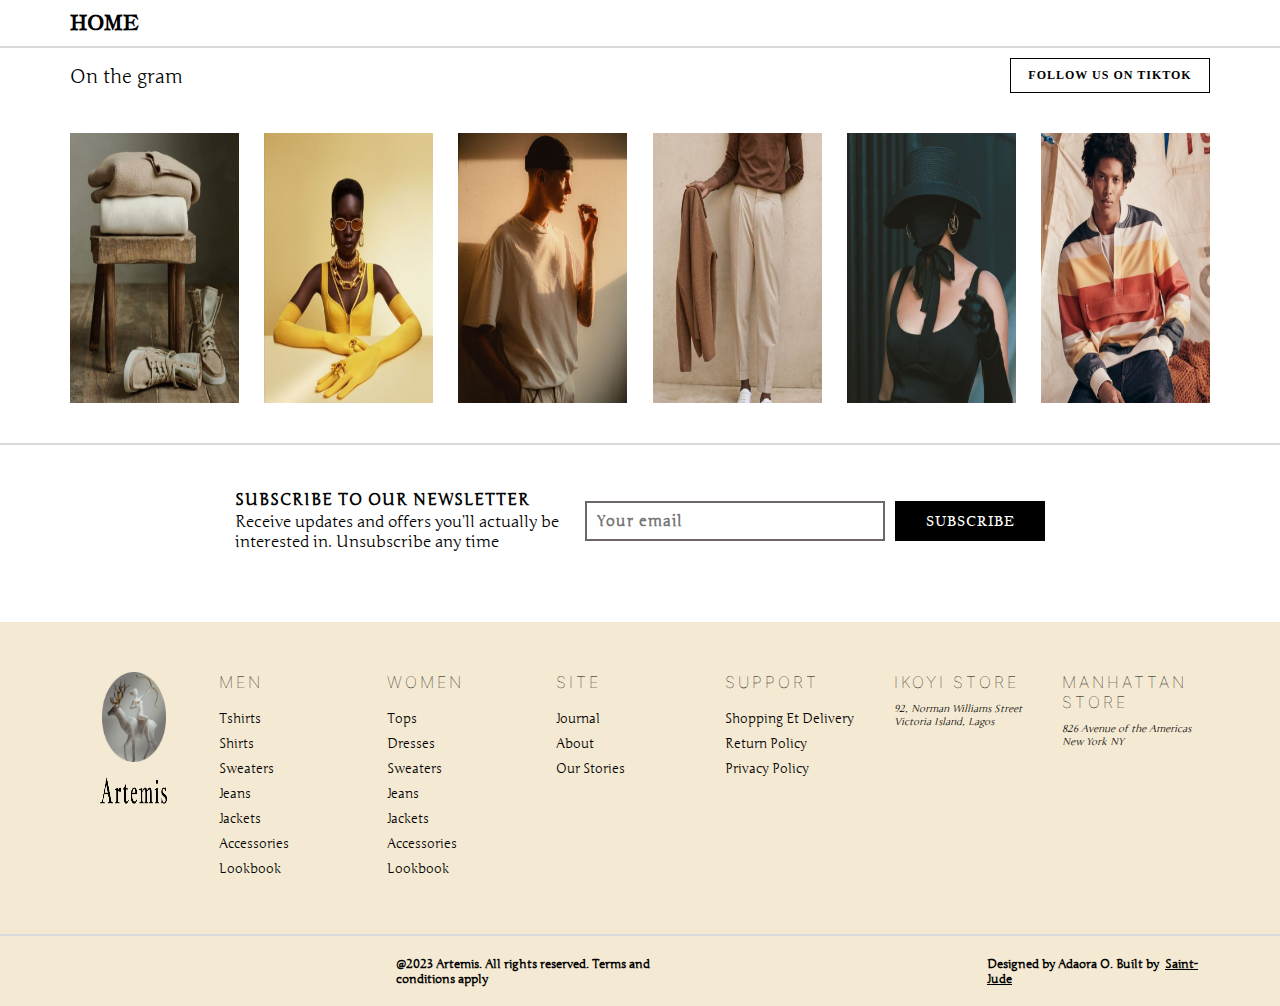
<file: indexforcontact.html>
<!DOCTYPE html>
<html lang="en">
<head>
    <meta charset="UTF-8">
    <meta http-equiv="X-UA-Compatible" content="IE=edge">
    <meta name="viewport" content="width=device-width, initial-scale=1.0">
    <link rel="stylesheet" href="https://cdnjs.cloudflare.com/ajax/libs/font-awesome/6.4.0/css/all.min.css" integrity="sha512-iecdLmaskl7CVkqkXNQ/ZH/XLlvWZOJyj7Yy7tcenmpD1ypASozpmT/E0iPtmFIB46ZmdtAc9eNBvH0H/ZpiBw==" crossorigin="anonymous" referrerpolicy="no-referrer" />
    <link rel="preconnect" href="https://fonts.googleapis.com">
    <link rel="preconnect" href="https://fonts.gstatic.com" crossorigin>
    <link href="https://fonts.googleapis.com/css2?family=Inter&family=Jacques+Francois&family=Junge&display=swap" rel="stylesheet">
    <link rel="shortcut icon" href="images/favicon.ico" type="image/x-icon">
    <link rel="stylesheet" href="styleforcontact.css">
    <title>CONTACT || Artemis</title>
</head>
<body>
    <nav>
        <a href="index.html">HOME</a>
    </nav>
    <hr>

    <!-- HEADER -->
    <div class="follow-otg">
        <h3>On the gram</h3>
        <a href="#">FOLLOW US ON TIKTOK</a>
    </div>

    <!-- CONTACT IMAGES -->
    <div class="contact-section-images">
        <div id="contact-image-1" class="contact-images"></div>
        <div id="contact-image-2" class="contact-images"></div>
        <div id="contact-image-3" class="contact-images"></div>
        <div id="contact-image-4" class="contact-images"></div>
        <div id="contact-image-5" class="contact-images"></div>
        <div id="contact-image-6" class="contact-images"></div>
    </div>
    <hr>

    <!-- NEWSLETTER -->
    <div class="newsletter">
        <div class="newsletter-prompt">
            <h4>SUBSCRIBE TO OUR NEWSLETTER</h4>
            <p>Receive updates and offers you’ll actually be interested in. Unsubscribe any time</p>
        </div>
        <input type="email" placeholder="Your email">
        <button>SUBSCRIBE</button>
        <!-- <span>You've successfully subscribed to our newsletter</span> -->
    </div>

    <!-- FOOTER -->
    <footer>
        <div class="footer-part-1">
            <div class="artemis-footer-images">
                <div class="artemis-footer-dp"></div>
                <div class="artemis-logo"></div>
            </div>
            <div class="artemis-men">
                <h4>MEN</h4>
                <ul>
                    <li><a href="#">Tshirts</a></li>
                    <li><a href="#">Shirts</a></li>
                    <li><a href="#">Sweaters</a></li>
                    <li><a href="#">Jeans</a></li>
                    <li><a href="#">Jackets</a></li>
                    <li><a href="#">Accessories</a></li>
                    <li><a href="#">Lookbook</a></li>
                </ul>
            </div>
            <div class="artemis-women">
                <h4>WOMEN</h4>
                <ul>
                    <li><a href="#">Tops</a></li>
                    <li><a href="#">Dresses</a></li>
                    <li><a href="#">Sweaters</a></li>
                    <li><a href="#">Jeans</a></li>
                    <li><a href="#">Jackets</a></li>
                    <li><a href="#">Accessories</a></li>
                    <li><a href="#">Lookbook</a></li>
                </ul>
            </div>
            <div class="artemis-site">
                <h4>SITE</h4>
                <ul>
                    <li><a href="#">Journal</a></li>
                    <li><a href="#">About</a></li>
                    <li><a href="#">Our Stories</a></li>
                </ul>
            </div>
            <div class="artemis-support">
                <h4>SUPPORT</h4>
                <ul>
                    <li><a href="#">Shopping Et Delivery</a></li>
                    <li><a href="#">Return Policy</a></li>
                    <li><a href="#">Privacy Policy</a></li>
                </ul>
            </div>
            <div class="ikoyi-address" id="address">
                <h4>IKOYI STORE</h4>
                <address>
                    92, Norman Williams Street<br>
                    Victoria Island, Lagos
                </address>
            </div>
            <div class="manhattan-address" id="address">
                <h4>MANHATTAN STORE</h4>
                <address>
                    826 Avenue of the Americas<br>
                    New York NY
                </address>
            </div>
        </div>
        <hr>

        <!-- FOOTER PART 2 (Social Icons) -->
        <div class="artemis-socials">
            <div class="social-icons">
                <a href="#"><i class="fa-brands fa-facebook-f" style="color: #000000;"></i></a>
                <a href="#"><i class="fa-brands fa-twitter" style="color: #000000;"></i></a>
                <a href="#"><i class="fa-brands fa-instagram" style="color: #000000;"></i></a>
                <a href="#"><i class="fa-brands fa-tiktok" style="color: #000000;"></i></a>
                <a href="#"><i class="fa-brands fa-pinterest" style="color: #000000;"></i></a>
                <a href="#"><i class="fa-brands fa-linkedin" style="color: #000000;"></i></a>
            </div>
            <p>@2023 Artemis. All rights reserved. Terms and conditions apply</p>
            <p>Designed by Adaora O. Built by <a href="https://github.com/oasaintjude">Saint-Jude</a></p>
        </div>
    </footer>
</body>
</html>
</file>
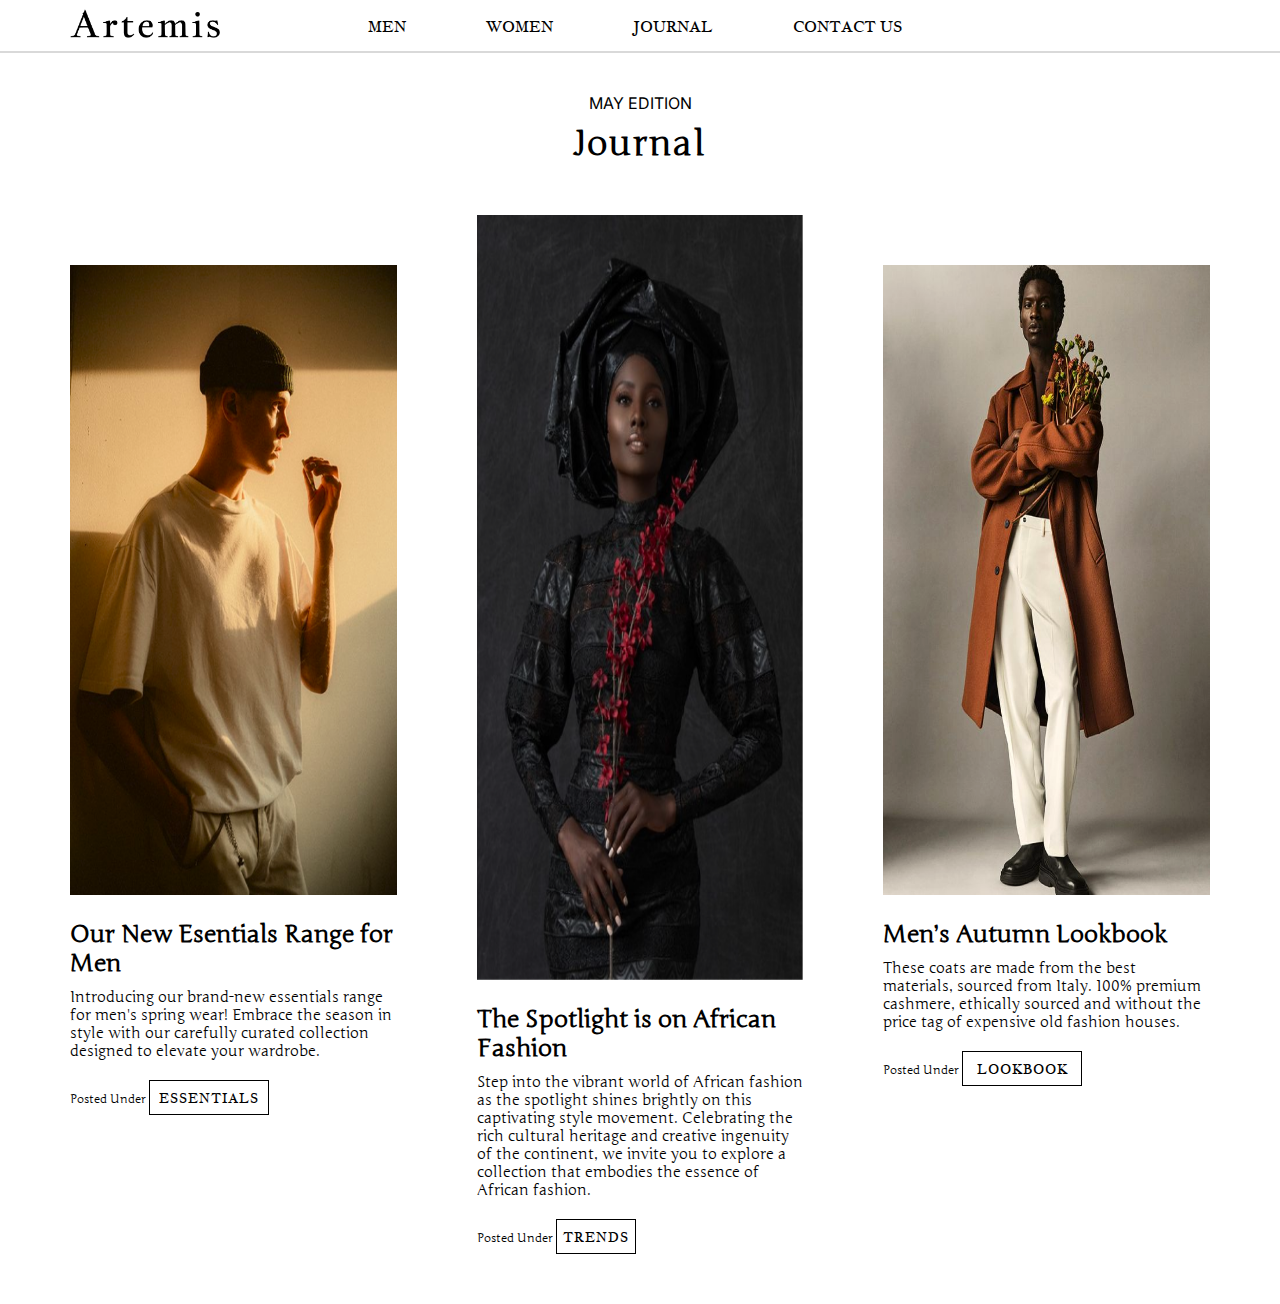
<file: indexforjournal.html>
<!DOCTYPE html>
<html lang="en">
<head>
    <meta charset="UTF-8">
    <meta http-equiv="X-UA-Compatible" content="IE=edge">
    <meta name="viewport" content="width=device-width, initial-scale=1.0">
    <link rel="preconnect" href="https://fonts.googleapis.com">
    <link rel="preconnect" href="https://fonts.gstatic.com" crossorigin>
    <link href="https://fonts.googleapis.com/css2?family=Inter&family=Jacques+Francois&family=Junge&display=swap" rel="stylesheet">
    <link rel="shortcut icon" href="images/favicon.ico" type="image/x-icon">
    <link rel="stylesheet" href="styleforjournal.css">
    <title>JOURNAL || Artemis</title>
</head>
<body>
    <nav>
        <a href="index.html"><img src="images/logo.png" alt="Artemis Logo"></a>
        <ul>
            <li><a href="indexformen.html">MEN</a></li>
            <li><a href="#">WOMEN</a></li>
            <li><a href="indexforjournal.html" id="selected">JOURNAL</a></li>
            <li><a href="indexforcontact.html">CONTACT US</a></li>
        </ul>
        <button>SIGN IN</button>
    </nav>
    <hr>

    <!-- EDITION -->
    <div class="edition">
        <span>MAY EDITION</span>
        <h1>Journal</h1>
    </div>

    <!-- JOURNAL DETAILS -->
    <div class="journal">
        <!-- JOURNAL 1 -->
        <div id="journal-1-details" class="journal-details">
            <div id="journal-1-image" class="journal-images"></div>
            <div id="journal-1-writeup" class="journal-writeup">
                <h2>Our New Esentials Range for Men</h2>
                <p>Introducing our brand-new essentials range for men's spring wear! Embrace the season in style with our carefully curated collection designed to elevate your wardrobe.</p>
                <span>Posted Under <button id="essentials">ESSENTIALS</button></span>
            </div>
        </div>
        <!-- JOURNAL 2 -->
        <div id="journal-2-details" class="journal-details">
            <div id="journal-2-image" class="journal-images"></div>
            <div id="journal-2-writeup" class="journal-writeup">
                <h2>The Spotlight is on African Fashion</h2>
                <p>Step into the vibrant world of African fashion as the spotlight shines brightly on this captivating style movement. Celebrating the rich cultural heritage and creative ingenuity of the continent, we invite you to explore a collection that embodies the essence of African fashion.</p>
                <span>Posted Under <button id="trends">TRENDS</button></span>
            </div>
        </div>
        <!-- JOURNAL 3 -->
        <div id="journal-3-details" class="journal-details">
            <div id="journal-3-image" class="journal-images"></div>
            <div id="journal-3-writeup" class="journal-writeup">
                <h2>Men’s Autumn Lookbook</h2>
                <p>These coats are made from the best materials, sourced from Italy.  100% premium cashmere, ethically sourced and without the price tag of expensive old fashion houses.</p>
                <span>Posted Under <button id="lookbook">LOOKBOOK</button></span>
            </div>
        </div>
    </div>
</body>
</html>
</file>
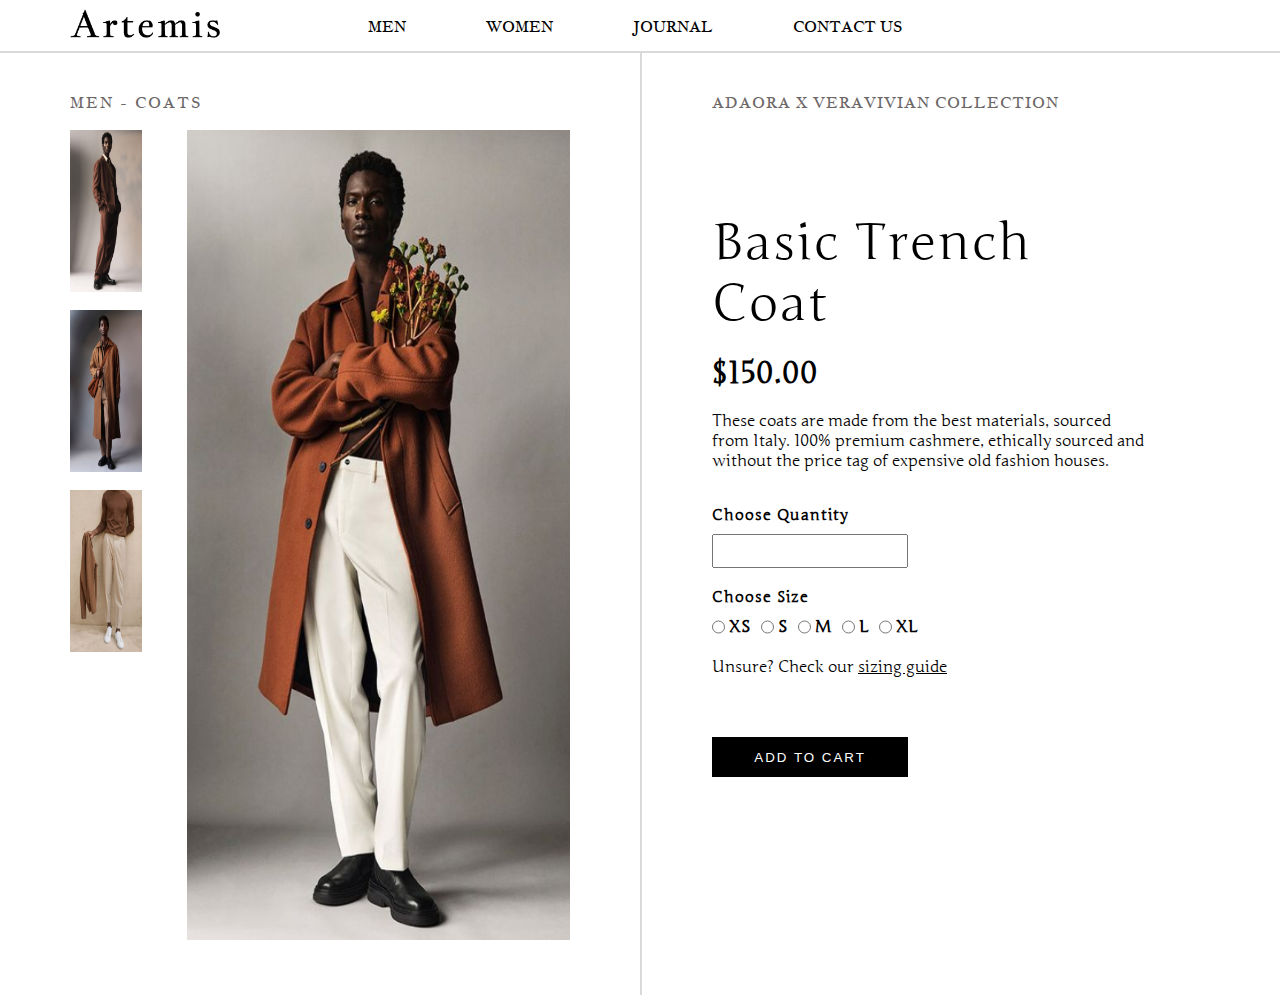
<file: indexformen.html>
<!DOCTYPE html>
<html lang="en">
<head>
    <meta charset="UTF-8">
    <meta http-equiv="X-UA-Compatible" content="IE=edge">
    <meta name="viewport" content="width=device-width, initial-scale=1.0">
    <link rel="preconnect" href="https://fonts.googleapis.com">
    <link rel="preconnect" href="https://fonts.gstatic.com" crossorigin>
    <link href="https://fonts.googleapis.com/css2?family=Inter&family=Jacques+Francois&family=Junge&display=swap" rel="stylesheet">
    <link rel="shortcut icon" href="images/favicon.ico" type="image/x-icon">
    <link rel="stylesheet" href="styleformen.css">
    <title>MEN || Artemis</title>
</head>
<body>
    <nav>
        <a href="index.html"><img src="images/logo.png" alt="Artemis Logo"></a>
        <ul>
            <li><a href="indexformen.html" id="selected">MEN</a></li>
            <li><a href="#">WOMEN</a></li>
            <li><a href="indexforjournal.html">JOURNAL</a></li>
            <li><a href="indexforcontact.html">CONTACT US</a></li>
        </ul>
        <button>SIGN IN</button>
    </nav>
    <hr>

    <!-- PRODUCT INFO -->
    <div class="product-info">

        <!-- PRODUCT CATEGORY -->
        <div class="product-category">
            <h3>MEN - COATS</h3>
            <!-- FIT(images) & MODELS -->
            <div class="fits-and-models">
                <div class="thumbnail-images">
                    <div id="thumbnail-image-1" class="thumbnail-image"></div>
                    <div id="thumbnail-image-2" class="thumbnail-image"></div>
                    <div id="thumbnail-image-3" class="thumbnail-image"></div>
                </div>
                <div id="thumbnail-preview"></div>
            </div>
        </div>
        <hr>

        <!-- PRODUCT DETAILS -->
        <div class="product-details">
            <h3>ADAORA X VERAVIVIAN COLLECTION</h3>
            <h1>Basic Trench Coat</h1>
            <h2>$150.00</h2>
            <p>These coats are made from the best materials, sourced from Italy. 100% premium cashmere, ethically sourced and without the price tag of expensive old fashion houses.</p>

            <label id="quantity" class="lbl" for="quantity">Choose Quantity</label><br>
            <input id="number" type="number" max="10" min="1"><br>
            
            <label id="sizes" class="lbl" for="sizes">Choose Size</label><br>
            <!-- SIZES -->
            <div class="size">
                <input style="margin-left: 0;" type="radio" id="size-xs" name="size" value="XS">
                <label for="size-xs">XS</label>
                
                <input type="radio" id="size-s" name="size" value="S">
                <label for="size-s">S</label>
                
                <input type="radio" id="size-m" name="size" value="M">
                <label for="size-m">M</label>
                
                <input type="radio" id="size-l" name="size" value="L">
                <label for="size-l">L</label>
                
                <input type="radio" id="size-xl" name="size" value="XL" placeholder=" XL">
                <label for="size-xl">XL</label>
            </div>
            <p>Unsure? Check our <a href="#">sizing guide</a></p>
            <button>ADD TO CART</button>

            
        </div>
    </div>





</body>
</html>
</file>
<file: styleforcontact.css>
:root {
    --grey: #6D6767;
    --gray: #D9D9D9;
    --footer: #f4e9d2;
}

* {
    padding: 0;
    margin: 0;
    box-sizing: border-box;
}

/* NAVIIGATION */
nav {
    padding: 10px 70px;
}
nav a {
    font-family: 'Jacques Francois', serif;
    text-decoration: none;
    color: black;
    font-size: 20px;
    font-weight: 800;
}
hr {
    border: 1px solid var(--gray);
}

/* HEADER */
.follow-otg {
    display: flex;
    justify-content: space-between;
    align-items: center;
    padding: 10px 70px;
}
.follow-otg h3 {
    font-family: 'Junge', serif;
    font-weight: 300;
}
.follow-otg a {
    text-decoration: none;
    color: black;
    display: flex;
    align-items: center;
    justify-content: center;
    background-color: white;
    border: 1px solid black;
    width: 200px;
    height: 35px;
    font-size: 12px;
    font-weight: bold;
    letter-spacing: 1px;
}


/* CONTACT IMAGES */
.contact-section-images {
    display: grid;
    grid-template-columns: repeat(6, 1fr); /* Create 7 equal-width columns */
    gap: 25px; /* Add 10px of spacing between items */
    padding: 30px 70px;
    padding-bottom: 40px;
}
.contact-images {
    background-size: cover;
    background-repeat: no-repeat;
    background-size: 100% 100%;
    width: 100%;
    height: 30vh;
}
#contact-image-1 {
    background-image: url("images/onthegram1.png");
}
#contact-image-2 {
    background-image: url("images/onthegram2.png");
}
#contact-image-3 {
    background-image: url("images/onthegram3.png");
}
#contact-image-4 {
    background-image: url("images/onthegram4.png");
}
#contact-image-5 {
    background-image: url("images/onthegram5.png");
}
#contact-image-6 {
    background-image: url("images/onthegram6.png");
}

/* NEWSLETTER */
.newsletter {
    display: flex;
    align-items: center;
    justify-content: center;
    padding: 45px 70px;
}
.newsletter-prompt {
    width: 350px;
}
.newsletter-prompt h4 {
    font-family: 'Junge', serif;
    font-weight: 600;
    padding-bottom: 2px;
    letter-spacing: 1px;
}
.newsletter-prompt p {
    font-family: 'Junge', serif;
}
.newsletter input {
    width: 300px;
    height: 40px;
    padding: 10px;
    font-family: 'Junge', serif;
    letter-spacing: 1px;
    font-weight: bolder;
    font-size: 15px;
    border: 2px solid var(--grey);
    margin-right: 10px;
}
.newsletter input:focus {
    border: 3px solid black;
    color: black;
    font-weight: bold;
}
.newsletter button {
    background-color: black;
    color: white;
    font-family: 'Jacques Francois', serif;
    letter-spacing: 1px;
    border: 1px solid black;
    cursor: pointer;
    width: 150px;
    height: 40px;
}
.newsletter button:hover {
    color: black;
    background-color: white;
}

/* FOOTER */
footer {
    background-color: var(--footer);
    margin-top: 25px;
}
/* FOOTER PART 1 */
.footer-part-1 {
    /* display: flex;
    justify-content: space-evenly; */
    display: grid;
    grid-template-columns: repeat(7, 1fr);
    gap: 1px; 
    padding: 50px 50px;
}
.footer-part-1 h4 {
    font-family: 'Inter', sans-serif;
    font-weight: lighter;
    letter-spacing: 3px;
    padding-bottom: 10px;
}
.footer-part-1 li {
    list-style: none;
    margin: 7px 0;
}
.footer-part-1 a {
    text-decoration: none;
    color: black;
    font-family: 'Junge', serif;
    font-size: 13px;
}
/* FOOTER IMAGES */
.artemis-footer-images {
    display: flex;
    flex-direction: column;
    align-items: center;
}
.artemis-footer-dp {
    background-image: url("images/footerdp1.png");
    background-size: cover;
    background-repeat: no-repeat;
    background-size: 100% 100%;
    width: 38%;
    height: 10vh;
    margin-bottom: 15px;
}
.artemis-logo {
    background-image: url("images/logo.png");
    background-size: cover;
    background-repeat: no-repeat;
    background-size: 100% 100%;
    width: 40%;
    height: 3vh;
}
address {
    font-family: 'Junge', serif;
    font-size: 10px;
}


/* FOOTER PART 2 (Social Icons) */
.artemis-socials {
    display: flex;
    justify-content: space-around;
    padding: 20px 80px;
    align-items: center;
}
.artemis-socials a{
    margin: 0 3px;
    color: black;
    /* text-decoration: none; */
}
.artemis-socials p {
    font-family: 'Junge', serif;
    font-size: 12px;
    font-weight: bold;
    padding-left: 280px;
}
</file>
<file: styleforjournal.css>
:root {
    --grey: #6D6767;
    --gray: #D9D9D9;
    --footer: #f4e9d2;
}

* {
    padding: 0;
    margin: 0;
    box-sizing: border-box;
}

/* NAVIIGATION */
nav {
    display: flex;
    align-items: center;
    justify-content: space-between;
    font-family: 'Jacques Francois', serif;
    padding: 8px 70px;
}
nav img {
    width: 150px;
}
nav ul {
    display: flex;
    align-items: center;
}
nav li {
    list-style: none;
    margin-right: 80px;
}
nav a {
    text-decoration: none;
    color: black;
    font-size: 15px;
}
nav button {
    background-color: black;
    color: white;
    font-family: 'Jacques Francois', serif;
    letter-spacing: 1px;
    border: none;
    cursor: pointer;
    width: 80px;
    height: 35px;
    visibility: hidden;
}
/* #selected {
    font-size: 30px;
    font-weight: bolder;
    transition: 0.4s;
} */
hr {
    border: 1px solid var(--gray);
}

/* EDITION */
.edition {
    display: flex;
    flex-direction: column;
    align-items: center;
    padding-top: 40px;
}
.edition span {
    font-family: 'Inter', sans-serif;
    padding-bottom: 10px;
}
.edition h1 {
    font-family: 'Junge', serif;
    letter-spacing: 2px;
    font-size: 35px;
}


/* JOURNAL DETAILS */
.journal {
    display: flex;
    padding: 50px 30px;
    /* align-items: center; */
}

.journal-details {
    display: flex;
    flex-direction: column;
    width: 30%;
    align-items: center;
    margin: 0 40px;
}
.journal-images {
    background-size: cover;
    background-repeat: no-repeat;
    background-size: 100% 100%;
    width: 100%;
    height: 70vh;
    margin-top: 50px;
}
.journal-writeup {
    padding-top: 25px;
}
.journal-writeup h2 {
    font-family: 'Junge', serif;
} 
.journal-writeup p {
    font-family: 'Junge', serif;
    padding-top: 10px;
    padding-bottom: 20px;
    font-size: 15px;
}
.journal-writeup span {
    font-family: 'Junge', serif;
    font-size: 12px;
}
.journal-writeup button {
    background-color: white;
    color: black;
    font-family: 'Jacques Francois', serif;
    letter-spacing: 1px;
    border: 1px solid black;
    cursor: pointer;
    width: 120px;
    height: 35px;
}
.journal-writeup button:hover {
    background-color: black;
    color: white;
}
#trends {
    width: 80px;
}
/* JOURNAL 1 */
#journal-1-image {
    background-image: url("images/journal1.png");
}

/* JOURNAL 2 */
#journal-2-image {
    background-image: url("images/journal2.png");
    height: 85vh;
    margin-top: 0;
} 

/* JOURNAL 3 */
#journal-3-image {
    background-image: url("images/journal3.png");
}

































/* .journal-details {
    display: flex;
    flex-direction: column;
} */
/* JOURNAL 1 */
/* .journal-details-1 {
    display: flex;
    flex-direction: column;
    width: 25%;
    align-items: center;
    margin-right: 40px;
}
.journal-1-image {
    background-image: url("images/journal1.png");
    background-size: cover;
    background-repeat: no-repeat;
    background-size: 100% 100%;
    width: 100%;
    height: 55vh;
} */

/* JOURNAL 2 */
/* .journal-details-2 {
    display: flex;
    flex-direction: column;
    width: 10%;
    align-items: center;
}
.journal-2-image {
    background-image: url("images/journal2.png");
    background-size: cover;
    background-repeat: no-repeat;
    background-size: 100% 100%;
    width: 80%;
    height: 70vh;
} */

/* JOURNAL 3 */
/* .journal-details-3 {
    display: flex;
    flex-direction: column;
    width: 25%;
    align-items: center;
}
.journal-3-image {
    background-image: url("images/journal3.png");
    background-size: cover;
    background-repeat: no-repeat;
    background-size: 100% 100%;
    width: 100%;
    height: 55vh;
} */
</file>
<file: styleformen.css>
:root {
    --grey: #6D6767;
    --gray: #D9D9D9;
    --footer: #f4e9d2;
}
* {
    padding: 0;
    margin: 0;
    box-sizing: border-box;
}

/* NAVIGATION */
nav {
    display: flex;
    align-items: center;
    justify-content: space-between;
    font-family: 'Jacques Francois', serif;
    padding: 8px 70px;
}
nav img {
    width: 150px;
}
nav ul {
    display: flex;
    align-items: center;
}
nav li {
    list-style: none;
    margin-right: 80px;
}
nav a {
    text-decoration: none;
    color: black;
    font-size: 15px;
}
nav button {
    background-color: black;
    color: white;
    font-family: 'Jacques Francois', serif;
    letter-spacing: 1px;
    border: none;
    cursor: pointer;
    width: 80px;
    height: 35px;
    visibility: hidden;
}
/* #selected {
    font-size: 30px;
    font-weight: bolder;
    transition: 0.4s;
} */
hr {
    border: 1px solid var(--gray);
}

/* PRODUCT INFO */
.product-info {
    display: flex;
}

/* PRODUCT CATEGORY */
.product-category {
    padding: 40px 70px;
    width: 50%;
}
.product-category h3 {
    padding-bottom: 18px;
    font-size: 15px;
    color: var(--grey);
    font-family: 'Jacques Francois', serif;
    letter-spacing: 2px;
    font-weight: 300;
}

/* FIT(images) & MODELS */
.fits-and-models {
    display: flex;
    width: 100%;
}

/* THUMBNAIL IMAGES */
.thumbnail-images {
    display: flex;
    flex-direction: column;
    width: 25%;
    padding-right: 45px;
}
.thumbnail-image {
    background-size: cover;
    background-repeat: no-repeat;
    background-size: 100% 100%;
    width: 100%;
    height: 18vh;
    margin-bottom: 18px;
    cursor: pointer;
}

/* THUMBNAIL IMAGE 1-3 */ 
#thumbnail-image-1 {
    background-image: url("images/thumbnail-image-1.png");
}
#thumbnail-image-2 {
    background-image: url("images/thumbnail-image-2.png");
}
#thumbnail-image-3 {
    background-image: url("images/thumbnail-image-3.png");
}
#thumbnail-preview {
    background-image: url("images/thumbnail-preview.png");
    background-size: cover;
    background-repeat: no-repeat;
    background-size: 100% 100%;
    width: 85%;
    height: 90vh;
    margin-bottom: 15px;
}

/* PRODUCT DETAILS */
.product-details {
    padding: 40px 70px;
    width: 45%;
}
.product-details h3 {
    padding-bottom: 100px;
    font-size: 15px;
    color: var(--grey);
    font-family: 'Jacques Francois', serif;
    letter-spacing: 1px;
    font-weight: 300;
}
.product-details h1 {
    padding-bottom: 20px;
    font-family: 'Junge', serif;
    font-weight: 500;
    letter-spacing: 2px;
    font-size: 50px;
}
.product-details h2 {
    padding-bottom: 20px;
    font-family: 'Junge', serif;
    font-weight: 900;
    letter-spacing: 1px;
    font-size: 30px;
}
.product-details p {
    padding-bottom: 35px;
    font-family: 'Junge', serif;
    font-weight: 500;
    font-size: 16px;
}
.product-details a {
    color: black;
}
.product-details button {
    background-color: black;
    color: white;
    font-family: 'Saira Condensed', sans-serif;
    letter-spacing: 2px;
    border: none;
    cursor: pointer;
    width: 45%;
    margin-top: 25px;
    height: 40px;
}
.lbl {
    font-family: 'Junge', serif;
    font-size: 15px;
    letter-spacing: 1px;
    font-weight: bold;
}
#number {
    width: 45%;
    height: 30px;
    font-family: 'Junge', serif;
    font-weight: bolder;
    font-size: 15px;
    padding: 15px;
    margin-top: 10px;
    margin-bottom: 20px;
}

.size {
    display: flex;
    align-items: center;
    margin-top: 10px;
    margin-bottom: 20px;
}
.size input {
    height: 18px;
    cursor: pointer;
    margin-right: 4px;
    margin-left: 10px;
}
.size label {
    font-family: 'Junge', serif;
    font-size: 17px;
    font-weight: bold;
}
















































.size span{
    /* margin-top: 10px; */
    background-color: white; 
    color: black; 
    width: 40px; 
    height: 40px; 
    border: 1px solid black;
    border-radius: 90px; 
    display: flex; 
    align-items: center; 
    justify-content: center; 
    cursor: pointer;
    margin-right: 5px;
    /* margin-bottom: 10px; */
}
</file>
